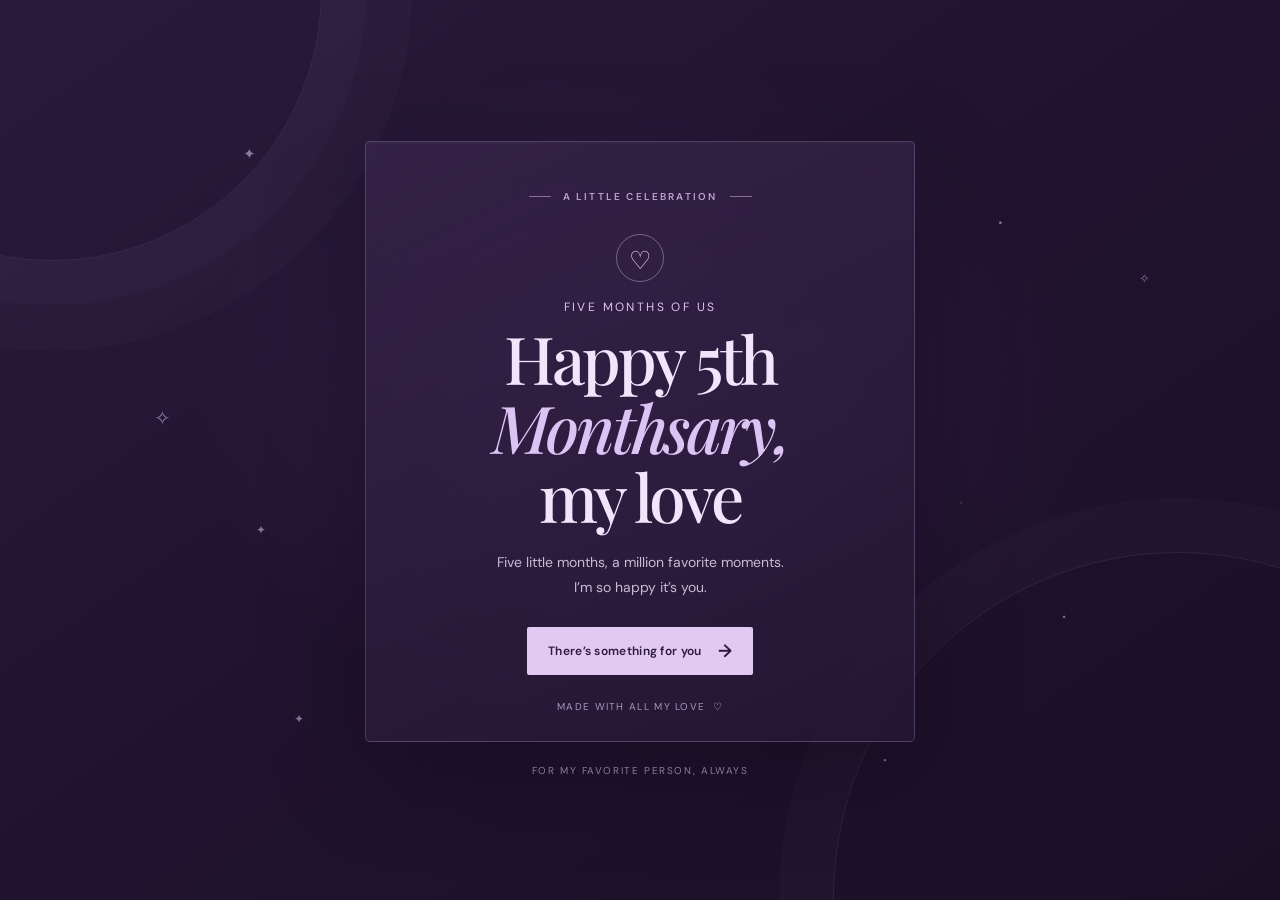
<file: index.html>
<!doctype html>
<html lang="en">
  <head>
    <meta charset="utf-8" />
    <meta name="viewport" content="width=device-width, initial-scale=1" />
    <meta
      name="description"
      content="A little purple corner of the world to celebrate five lovely months together."
    />
    <meta name="theme-color" content="#21132f" />
    <title>Five lovely months · for my love</title>
    <link rel="preconnect" href="https://fonts.googleapis.com" />
    <link rel="preconnect" href="https://fonts.gstatic.com" crossorigin />
    <link
      href="https://fonts.googleapis.com/css2?family=DM+Sans:wght@400;500;600;700&family=Playfair+Display:ital,wght@0,500;0,600;0,700;1,500;1,600&display=swap"
      rel="stylesheet"
    />
    <link rel="stylesheet" href="styles.css" />
  </head>
  <body>
    <main class="page-shell greeting-shell">
      <div class="ambient ambient-one" aria-hidden="true"></div>
      <div class="ambient ambient-two" aria-hidden="true"></div>
      <div class="sparkles" aria-hidden="true">
        <span>✦</span><span>·</span><span>✧</span><span>·</span><span>✦</span>
        <span>·</span><span>✧</span><span>·</span><span>✦</span>
      </div>

      <section class="greeting-card" aria-labelledby="greeting-title">
        <p class="eyebrow"><span class="eyebrow-line"></span> a little celebration <span class="eyebrow-line"></span></p>
        <div class="moon-mark" aria-hidden="true"><span>♡</span></div>
        <p class="month-count">five months of us</p>
        <h1 id="greeting-title">Happy 5th<br /><em>Monthsary,</em><br />my love</h1>
        <p class="greeting-copy">
          Five little months, a million favorite moments.<br class="desktop-break" />
          I’m so happy it’s you.
        </p>
        <a class="button button-primary" href="flowers.html">
          <span>There’s something for you</span>
          <span class="button-arrow" aria-hidden="true">→</span>
        </a>
        <p class="card-footnote">made with all my love <span aria-hidden="true">♡</span></p>
      </section>

      <p class="page-caption">for my favorite person, always</p>
    </main>
  </body>
</html>
</file>
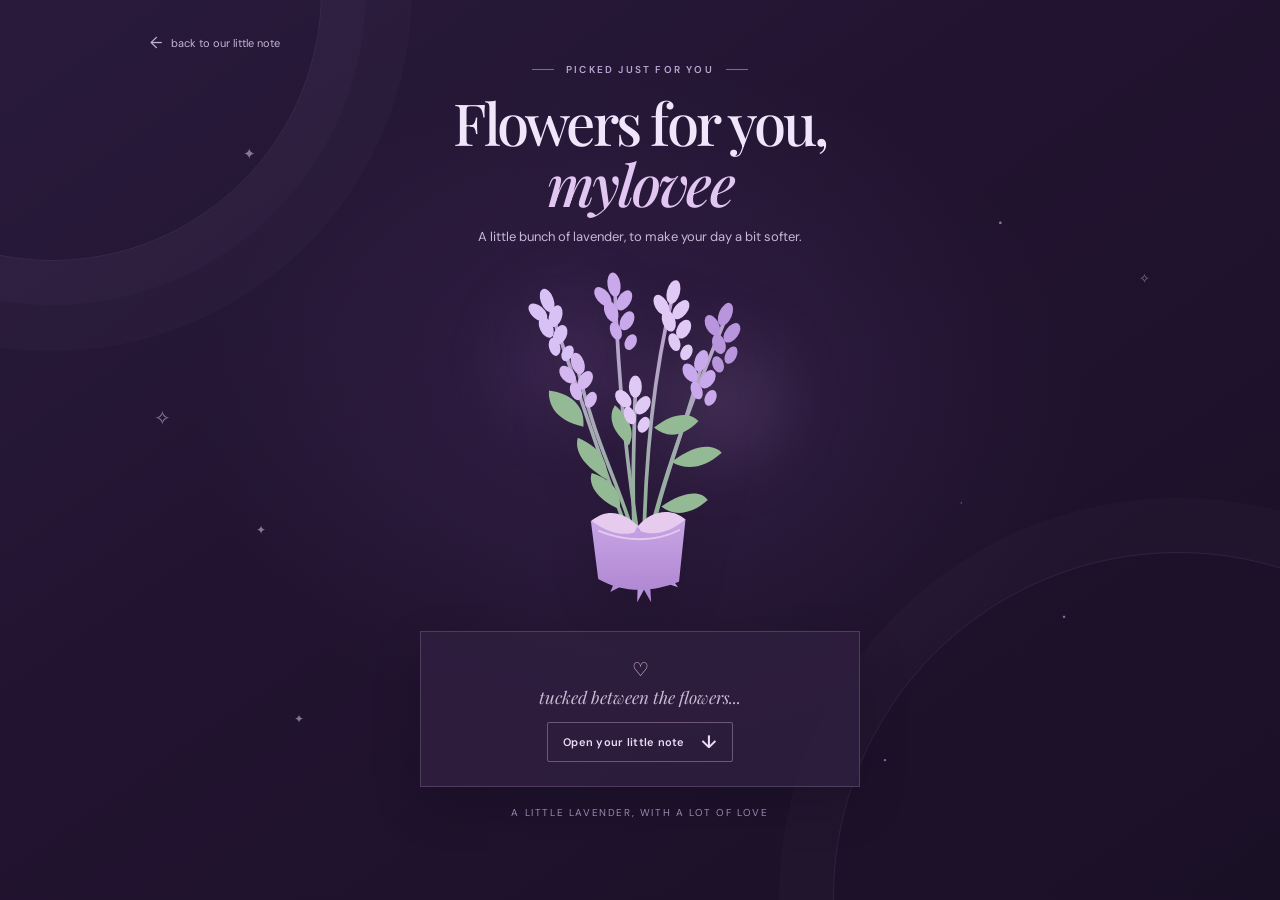
<file: flowers.html>
<!doctype html>
<html lang="en">
  <head>
    <meta charset="utf-8" />
    <meta name="viewport" content="width=device-width, initial-scale=1" />
    <meta
      name="description"
      content="A bunch of lavender flowers and a little love note, just for you."
    />
    <meta name="theme-color" content="#21132f" />
    <title>Flowers for you · my love</title>
    <link rel="preconnect" href="https://fonts.googleapis.com" />
    <link rel="preconnect" href="https://fonts.gstatic.com" crossorigin />
    <link
      href="https://fonts.googleapis.com/css2?family=DM+Sans:wght@400;500;600;700&family=Playfair+Display:ital,wght@0,500;0,600;0,700;1,500;1,600&display=swap"
      rel="stylesheet"
    />
    <link rel="stylesheet" href="styles.css" />
    <script src="script.js" defer></script>
  </head>
  <body>
    <main class="page-shell flowers-shell">
      <div class="ambient ambient-one" aria-hidden="true"></div>
      <div class="ambient ambient-two" aria-hidden="true"></div>
      <div class="sparkles flowers-sparkles" aria-hidden="true">
        <span>✦</span><span>·</span><span>✧</span><span>·</span><span>✦</span>
        <span>·</span><span>✧</span><span>·</span><span>✦</span>
      </div>

      <a class="back-link" href="index.html"><span aria-hidden="true">←</span> back to our little note</a>

      <section class="flowers-content" aria-labelledby="flowers-title">
        <p class="eyebrow"><span class="eyebrow-line"></span> picked just for you <span class="eyebrow-line"></span></p>
        <h1 id="flowers-title">Flowers for you,<br /><em>mylovee</em></h1>
        <p class="flowers-intro">A little bunch of lavender, to make your day a bit softer.</p>

        <div class="bouquet" role="img" aria-label="A hand-drawn bouquet of lavender flowers">
          <svg class="bouquet-art" viewBox="0 0 420 410" fill="none" xmlns="http://www.w3.org/2000/svg" aria-hidden="true">
            <defs>
              <linearGradient id="paper" x1="210" y1="235" x2="210" y2="402" gradientUnits="userSpaceOnUse">
                <stop stop-color="#D7B9F1" />
                <stop offset="1" stop-color="#A67ACB" />
              </linearGradient>
              <linearGradient id="stem" x1="202" y1="67" x2="211" y2="306" gradientUnits="userSpaceOnUse">
                <stop stop-color="#C0A1D8" />
                <stop offset="1" stop-color="#8CB391" />
              </linearGradient>
            </defs>
            <g class="bouquet-stems" stroke="url(#stem)" stroke-width="4" stroke-linecap="round">
              <path d="M206 324C180 262 151 169 111 54" />
              <path d="M211 324C198 246 187 147 183 39" />
              <path d="M214 324C215 245 221 145 245 47" />
              <path d="M216 324C233 244 268 153 302 71" />
              <path d="M209 324C192 257 163 211 143 125" />
              <path d="M218 324C230 256 255 199 276 122" />
              <path d="M205 324C201 265 203 216 205 148" />
            </g>
            <g class="leaves" fill="#94B995">
              <path d="M149 187C117 180 111 161 112 148C136 151 151 165 149 187Z" />
              <path d="M174 244C144 226 140 210 143 199C163 207 177 223 174 244Z" />
              <path d="M244 225C273 203 290 207 298 215C280 231 261 235 244 225Z" />
              <path d="M188 276C162 265 154 248 158 237C180 244 191 258 188 276Z" />
              <path d="M233 273C260 254 277 257 283 266C265 282 246 284 233 273Z" />
              <path d="M198 207C176 189 177 173 183 164C200 179 205 194 198 207Z" />
              <path d="M225 188C249 169 266 173 273 181C257 198 239 200 225 188Z" />
            </g>
            <g class="flower-spikes">
              <g class="spike spike-one" fill="#D8C1F5">
                <ellipse cx="110" cy="51" rx="7" ry="13" transform="rotate(-20 110 51)" />
                <ellipse cx="100" cy="64" rx="7" ry="12" transform="rotate(-48 100 64)" />
                <ellipse cx="119" cy="68" rx="7" ry="12" transform="rotate(18 119 68)" />
                <ellipse cx="109" cy="80" rx="7" ry="12" transform="rotate(-25 109 80)" />
                <ellipse cx="124" cy="88" rx="7" ry="11" transform="rotate(25 124 88)" />
                <ellipse cx="118" cy="101" rx="6" ry="10" transform="rotate(-15 118 101)" />
                <ellipse cx="132" cy="108" rx="6" ry="9" transform="rotate(27 132 108)" />
              </g>
              <g class="spike spike-two" fill="#C9A8EB">
                <ellipse cx="182" cy="34" rx="7" ry="13" transform="rotate(-8 182 34)" />
                <ellipse cx="170" cy="47" rx="7" ry="12" transform="rotate(-40 170 47)" />
                <ellipse cx="193" cy="51" rx="7" ry="12" transform="rotate(32 193 51)" />
                <ellipse cx="179" cy="63" rx="7" ry="12" transform="rotate(-22 179 63)" />
                <ellipse cx="196" cy="73" rx="7" ry="11" transform="rotate(28 196 73)" />
                <ellipse cx="184" cy="84" rx="6" ry="10" transform="rotate(-20 184 84)" />
                <ellipse cx="200" cy="96" rx="6" ry="9" transform="rotate(27 200 96)" />
              </g>
              <g class="spike spike-three" fill="#E0C9F5">
                <ellipse cx="246" cy="42" rx="7" ry="13" transform="rotate(15 246 42)" />
                <ellipse cx="233" cy="56" rx="7" ry="12" transform="rotate(-30 233 56)" />
                <ellipse cx="254" cy="61" rx="7" ry="12" transform="rotate(39 254 61)" />
                <ellipse cx="241" cy="73" rx="7" ry="12" transform="rotate(-18 241 73)" />
                <ellipse cx="257" cy="82" rx="7" ry="11" transform="rotate(30 257 82)" />
                <ellipse cx="247" cy="96" rx="6" ry="10" transform="rotate(-20 247 96)" />
                <ellipse cx="260" cy="107" rx="6" ry="9" transform="rotate(27 260 107)" />
              </g>
              <g class="spike spike-four" fill="#B995DE">
                <ellipse cx="302" cy="66" rx="7" ry="13" transform="rotate(23 302 66)" />
                <ellipse cx="288" cy="78" rx="7" ry="12" transform="rotate(-28 288 78)" />
                <ellipse cx="309" cy="86" rx="7" ry="12" transform="rotate(37 309 86)" />
                <ellipse cx="295" cy="98" rx="7" ry="11" transform="rotate(-18 295 98)" />
                <ellipse cx="308" cy="110" rx="6" ry="10" transform="rotate(27 308 110)" />
                <ellipse cx="294" cy="120" rx="6" ry="9" transform="rotate(-20 294 120)" />
              </g>
              <g class="spike spike-five" fill="#D4B7EF">
                <ellipse cx="143" cy="119" rx="7" ry="12" transform="rotate(-18 143 119)" />
                <ellipse cx="132" cy="131" rx="7" ry="11" transform="rotate(-42 132 131)" />
                <ellipse cx="151" cy="137" rx="7" ry="11" transform="rotate(33 151 137)" />
                <ellipse cx="141" cy="149" rx="6" ry="10" transform="rotate(-20 141 149)" />
                <ellipse cx="157" cy="158" rx="6" ry="9" transform="rotate(25 157 158)" />
              </g>
              <g class="spike spike-six" fill="#C9A8EB">
                <ellipse cx="276" cy="116" rx="7" ry="12" transform="rotate(20 276 116)" />
                <ellipse cx="264" cy="129" rx="7" ry="11" transform="rotate(-32 264 129)" />
                <ellipse cx="283" cy="136" rx="7" ry="11" transform="rotate(35 283 136)" />
                <ellipse cx="271" cy="148" rx="6" ry="10" transform="rotate(-20 271 148)" />
                <ellipse cx="286" cy="156" rx="6" ry="9" transform="rotate(25 286 156)" />
              </g>
              <g class="spike spike-seven" fill="#E0C9F5">
                <ellipse cx="205" cy="144" rx="7" ry="12" />
                <ellipse cx="192" cy="157" rx="7" ry="11" transform="rotate(-40 192 157)" />
                <ellipse cx="213" cy="164" rx="7" ry="11" transform="rotate(35 213 164)" />
                <ellipse cx="199" cy="175" rx="6" ry="10" transform="rotate(-22 199 175)" />
                <ellipse cx="214" cy="185" rx="6" ry="9" transform="rotate(25 214 185)" />
              </g>
            </g>
            <path class="ribbon" d="M157 289C174 274 193 279 208 294C222 277 244 274 259 287C249 304 230 311 212 307C194 315 172 307 157 289Z" fill="#E7CBEF" />
            <path d="M207 294C198 314 190 338 178 365L207 350L222 376C221 347 216 318 207 294Z" fill="url(#paper)" />
            <path d="M208 295C220 315 236 338 251 360L221 350L207 376C208 347 208 319 208 295Z" fill="#BC96DC" />
            <path d="M157 288C176 302 193 306 210 299C227 306 244 299 259 287L252 354C222 366 191 366 165 351L157 288Z" fill="url(#paper)" />
            <path d="M165 299C193 311 226 312 253 298" stroke="#F3DDF5" stroke-opacity=".7" stroke-width="2" />
            <path d="M173 331C192 341 224 342 244 331" stroke="#B993D5" stroke-opacity=".6" stroke-width="2" />
          </svg>
          <span class="flower-glow flower-glow-one" aria-hidden="true"></span>
          <span class="flower-glow flower-glow-two" aria-hidden="true"></span>
        </div>

        <div class="note-card">
          <span class="note-heart" aria-hidden="true">♡</span>
          <p class="note-teaser">tucked between the flowers...</p>
          <button class="button button-note" type="button" aria-expanded="false" aria-controls="love-note">
            <span>Open your little note</span><span class="button-arrow" aria-hidden="true">↓</span>
          </button>
          <p class="love-note" id="love-note" hidden>
            My favorite place is wherever you are. Thank you for making these five months
            feel like my very own little fairytale. Here’s to all the lovely moments still
            waiting for us. I love you, always. <span aria-hidden="true">♡</span>
          </p>
        </div>
      </section>
      <p class="page-caption">a little lavender, with a lot of love</p>
    </main>
  </body>
</html>
</file>
<file: styles.css>
:root {
  color-scheme: dark;
  --night: #21132f;
  --night-deep: #190f25;
  --lavender: #dbc3f4;
  --lavender-light: #f0e5fb;
  --lavender-muted: #bba3d2;
  --rose: #efc9df;
  --font-body: "DM Sans", sans-serif;
  --font-display: "Playfair Display", Georgia, serif;
}

* {
  box-sizing: border-box;
}

body {
  min-width: 320px;
  min-height: 100vh;
  margin: 0;
  background: var(--night);
  color: var(--lavender-light);
  font-family: var(--font-body);
  -webkit-font-smoothing: antialiased;
}

button,
a {
  font: inherit;
}

a {
  color: inherit;
}

.page-shell {
  position: relative;
  display: flex;
  min-height: 100vh;
  flex-direction: column;
  align-items: center;
  justify-content: center;
  overflow: hidden;
  padding: 52px 24px 34px;
  isolation: isolate;
  background:
    radial-gradient(ellipse at 50% 45%, rgb(104 65 138 / 23%), transparent 49%),
    linear-gradient(145deg, #291a3c 0%, #21132f 49%, #1a1026 100%);
}

.ambient {
  position: absolute;
  z-index: -1;
  width: min(50vw, 540px);
  aspect-ratio: 1;
  border: 1px solid rgb(226 197 246 / 9%);
  border-radius: 50%;
  pointer-events: none;
}

.ambient-one {
  top: -31%;
  left: -17%;
  box-shadow:
    0 0 0 44px rgb(226 197 246 / 2%),
    0 0 0 90px rgb(226 197 246 / 2%);
}

.ambient-two {
  right: -19%;
  bottom: -38%;
  width: min(62vw, 690px);
  box-shadow: 0 0 0 54px rgb(226 197 246 / 2%);
}

.sparkles {
  position: absolute;
  inset: 0;
  z-index: -1;
  color: var(--lavender);
  pointer-events: none;
}

.sparkles span {
  position: absolute;
  opacity: 0.55;
  animation: twinkle 3.4s ease-in-out infinite alternate;
}

.sparkles span:nth-child(1) { top: 16%; left: 19%; font-size: 15px; }
.sparkles span:nth-child(2) { top: 23%; left: 78%; font-size: 24px; animation-delay: .8s; }
.sparkles span:nth-child(3) { top: 45%; left: 12%; font-size: 20px; animation-delay: 1.4s; }
.sparkles span:nth-child(4) { top: 67%; left: 83%; font-size: 21px; animation-delay: .4s; }
.sparkles span:nth-child(5) { top: 79%; left: 23%; font-size: 12px; animation-delay: 1.9s; }
.sparkles span:nth-child(6) { top: 83%; left: 69%; font-size: 20px; animation-delay: 1s; }
.sparkles span:nth-child(7) { top: 30%; left: 89%; font-size: 13px; animation-delay: 2s; }
.sparkles span:nth-child(8) { top: 55%; left: 75%; font-size: 12px; animation-delay: 1.2s; }
.sparkles span:nth-child(9) { top: 58%; left: 20%; font-size: 12px; animation-delay: 2.3s; }

.greeting-card {
  display: flex;
  width: min(100%, 550px);
  flex-direction: column;
  align-items: center;
  padding: 48px 34px 28px;
  border: 1px solid rgb(223 195 242 / 21%);
  border-radius: 5px;
  background: linear-gradient(155deg, rgb(55 36 73 / 82%), rgb(37 23 53 / 78%));
  box-shadow:
    0 28px 100px rgb(10 6 17 / 33%),
    inset 0 1px 0 rgb(255 255 255 / 4%);
  text-align: center;
  animation: card-arrive 850ms ease both;
}

.eyebrow {
  display: flex;
  align-items: center;
  gap: 12px;
  margin: 0;
  color: var(--lavender-muted);
  font-size: 10px;
  font-weight: 600;
  letter-spacing: 0.22em;
  text-transform: uppercase;
}

.eyebrow-line {
  width: 22px;
  height: 1px;
  background: rgb(216 191 240 / 50%);
}

.moon-mark {
  display: grid;
  width: 48px;
  height: 48px;
  place-items: center;
  margin: 31px 0 17px;
  border: 1px solid rgb(228 205 248 / 39%);
  border-radius: 50%;
  color: var(--rose);
  font-family: var(--font-display);
  font-size: 25px;
}

.month-count {
  margin: 0 0 9px;
  color: var(--lavender);
  font-size: 12px;
  letter-spacing: 0.2em;
  text-transform: uppercase;
}

h1 {
  margin: 0;
  font-family: var(--font-display);
  font-size: clamp(42px, 8vw, 66px);
  font-weight: 500;
  letter-spacing: -0.047em;
  line-height: 1.04;
}

h1 em {
  color: var(--lavender);
  font-weight: 500;
}

.greeting-copy {
  margin: 20px 0 26px;
  color: #c9bbd6;
  font-size: 14px;
  line-height: 1.8;
}

.button {
  display: inline-flex;
  min-height: 48px;
  align-items: center;
  justify-content: center;
  gap: 16px;
  border: 1px solid transparent;
  border-radius: 2px;
  cursor: pointer;
  font-size: 12px;
  font-weight: 600;
  letter-spacing: 0.025em;
  text-decoration: none;
  transition:
    background 180ms ease,
    border-color 180ms ease,
    transform 180ms ease;
}

.button:hover {
  transform: translateY(-2px);
}

.button:focus-visible,
.back-link:focus-visible {
  outline: 2px solid var(--lavender-light);
  outline-offset: 4px;
}

.button-primary {
  padding: 0 20px;
  background: #e2c9f2;
  color: #2c1a3c;
}

.button-primary:hover {
  background: #f0ddfb;
}

.button-arrow {
  font-size: 18px;
  line-height: 1;
}

.card-footnote {
  margin: 25px 0 0;
  color: #aa96bd;
  font-size: 10px;
  letter-spacing: 0.13em;
  text-transform: uppercase;
}

.card-footnote span {
  padding-left: 3px;
  color: var(--rose);
}

.page-caption {
  margin: 22px 0 0;
  color: #a893b9;
  font-size: 10px;
  letter-spacing: 0.16em;
  text-align: center;
  text-transform: uppercase;
}

.flowers-shell {
  justify-content: flex-start;
  padding-top: 50px;
}

.back-link {
  position: absolute;
  top: 32px;
  left: max(25px, calc((100vw - 980px) / 2));
  display: inline-flex;
  align-items: center;
  gap: 9px;
  color: #c5b3d4;
  font-size: 11px;
  text-decoration: none;
  transition: color 180ms ease;
}

.back-link:hover {
  color: var(--lavender-light);
}

.back-link span {
  font-size: 16px;
}

.flowers-content {
  display: flex;
  width: min(100%, 680px);
  flex-direction: column;
  align-items: center;
  padding-top: 13px;
  text-align: center;
  animation: card-arrive 850ms ease both;
}

.flowers-content h1 {
  margin-top: 16px;
  font-size: clamp(40px, 7vw, 58px);
  line-height: 1.05;
}

.flowers-content h1 em {
  color: #e1c6f2;
}

.flowers-intro {
  margin: 12px 0 0;
  color: #c8b8d5;
  font-size: 13px;
  line-height: 1.7;
}

.bouquet {
  position: relative;
  width: min(100%, 390px);
  margin: 5px 0 -3px;
}

.bouquet-art {
  position: relative;
  z-index: 1;
  display: block;
  width: 100%;
  overflow: visible;
  filter: drop-shadow(0 17px 20px rgb(14 8 20 / 20%));
}

.flower-spikes {
  transform-box: fill-box;
  transform-origin: 50% 100%;
  animation: stems-sway 5s ease-in-out infinite alternate;
}

.spike-two,
.spike-five,
.spike-seven {
  transform-box: fill-box;
  transform-origin: 50% 100%;
  animation: stems-sway 4.1s ease-in-out infinite alternate-reverse;
}

.ribbon {
  transform-box: fill-box;
  transform-origin: 50% 50%;
  animation: ribbon-flutter 4s ease-in-out infinite alternate;
}

.flower-glow {
  position: absolute;
  z-index: -1;
  width: 120px;
  height: 120px;
  border-radius: 50%;
  background: rgb(183 135 225 / 11%);
  filter: blur(34px);
}

.flower-glow-one {
  top: 12%;
  left: 17%;
}

.flower-glow-two {
  top: 23%;
  right: 14%;
  background: rgb(211 174 239 / 13%);
}

.note-card {
  position: relative;
  z-index: 2;
  width: min(100%, 440px);
  padding: 23px 27px 24px;
  border: 1px solid rgb(223 195 242 / 19%);
  background: rgb(48 31 64 / 82%);
  box-shadow: 0 18px 45px rgb(10 6 17 / 19%);
}

.note-heart {
  display: block;
  margin-bottom: 5px;
  color: var(--rose);
  font-family: var(--font-display);
  font-size: 19px;
}

.note-teaser {
  margin: 0 0 14px;
  color: #c9bbd6;
  font-family: var(--font-display);
  font-size: 17px;
  font-style: italic;
}

.button-note {
  min-height: 40px;
  padding: 0 15px;
  border-color: rgb(223 195 242 / 35%);
  background: transparent;
  color: #ecddf7;
  font-size: 11px;
}

.button-note:hover {
  border-color: rgb(223 195 242 / 70%);
  background: rgb(223 195 242 / 8%);
}

.love-note {
  max-width: 335px;
  margin: 19px auto 0;
  color: #d6c8e0;
  font-size: 12px;
  line-height: 1.85;
  animation: note-arrive 350ms ease both;
}

.love-note span {
  color: var(--rose);
}

.flowers-shell > .page-caption {
  margin-top: 19px;
}

[hidden] {
  display: none !important;
}

@keyframes twinkle {
  from { opacity: 0.24; transform: scale(0.8); }
  to { opacity: 0.8; transform: scale(1.16); }
}

@keyframes card-arrive {
  from { opacity: 0; transform: translateY(12px); }
  to { opacity: 1; transform: translateY(0); }
}

@keyframes stems-sway {
  from { transform: rotate(-1.2deg); }
  to { transform: rotate(1.2deg); }
}

@keyframes ribbon-flutter {
  from { transform: rotate(-1deg); }
  to { transform: rotate(1.2deg); }
}

@keyframes note-arrive {
  from { opacity: 0; transform: translateY(-5px); }
  to { opacity: 1; transform: translateY(0); }
}

@media (max-width: 560px) {
  .page-shell {
    padding: 36px 20px 26px;
  }

  .greeting-card {
    padding: 39px 19px 25px;
  }

  .eyebrow {
    gap: 8px;
    font-size: 9px;
  }

  .eyebrow-line {
    width: 16px;
  }

  .greeting-copy {
    font-size: 13px;
  }

  .desktop-break {
    display: none;
  }

  .sparkles span:nth-child(1) { left: 8%; }
  .sparkles span:nth-child(2) { left: 85%; }
  .sparkles span:nth-child(3) { left: 5%; }
  .sparkles span:nth-child(5) { left: 11%; }
  .sparkles span:nth-child(6) { left: 82%; }
  .sparkles span:nth-child(9) { left: 8%; }

  .flowers-shell {
    padding-top: 72px;
    padding-bottom: 22px;
  }

  .back-link {
    top: 25px;
    left: 21px;
    font-size: 10px;
  }

  .flowers-content {
    padding-top: 3px;
  }

  .flowers-content h1 {
    margin-top: 13px;
  }

  .flowers-intro {
    max-width: 280px;
    margin-top: 10px;
    font-size: 12px;
  }

  .bouquet {
    width: min(100%, 340px);
    margin-top: 2px;
  }

  .note-card {
    padding: 19px 17px 20px;
  }

  .page-caption {
    font-size: 9px;
  }
}

@media (prefers-reduced-motion: reduce) {
  *,
  *::before,
  *::after {
    scroll-behavior: auto !important;
    animation-duration: 0.01ms !important;
    animation-iteration-count: 1 !important;
    transition-duration: 0.01ms !important;
  }
}
</file>
